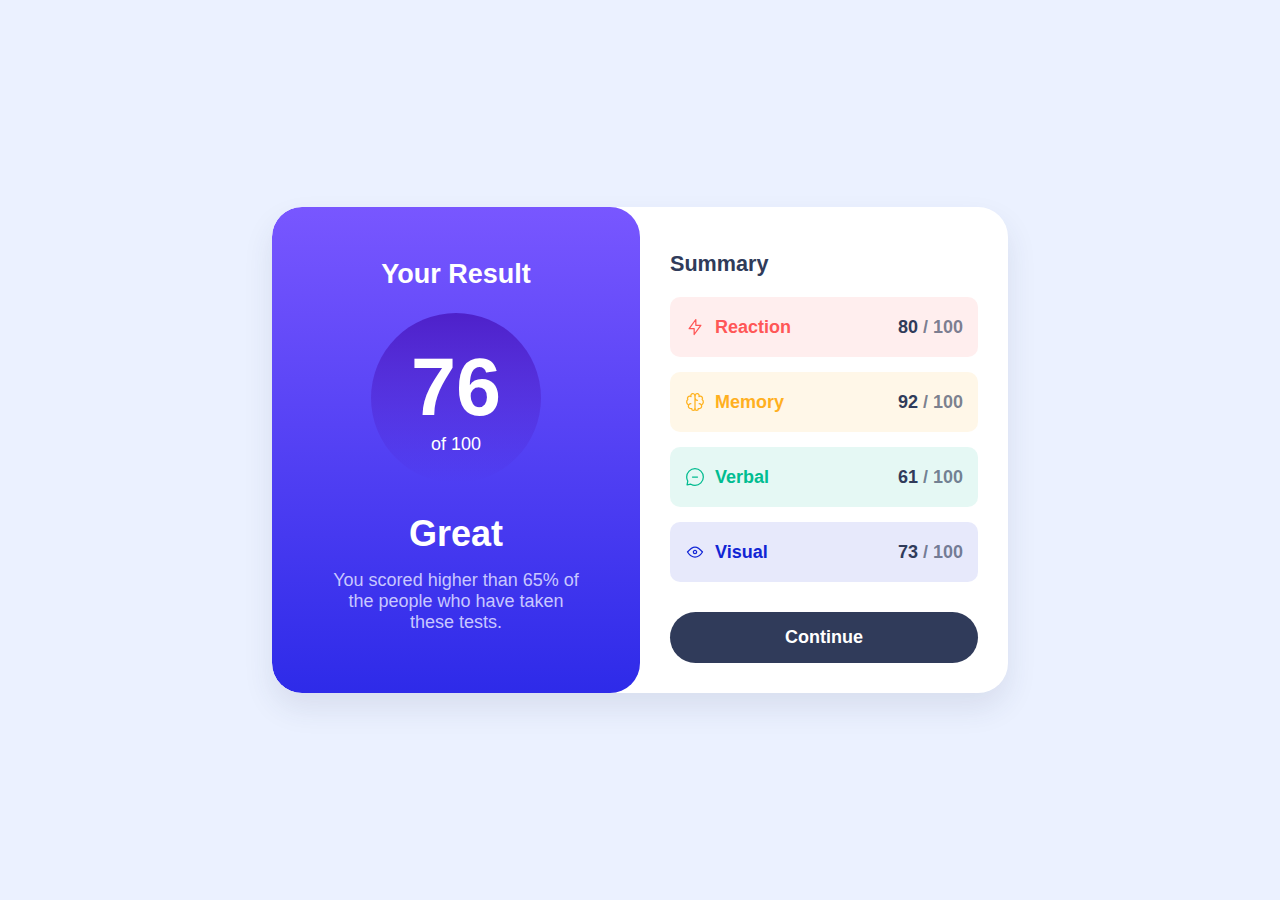
<file: Frontendmentor.io Projects/results-summary-component-main/results-summary-component-main/index.html>
<!DOCTYPE html>
<html lang="en">

<head>
  <meta charset="UTF-8">
  <meta name="viewport" content="width=device-width, initial-scale=1.0">
  <!-- displays site properly based on user's device -->

  <link rel="icon" type="image/png" sizes="32x32" href="./assets/images/favicon-32x32.png">

  <link rel="stylesheet" href="./style.css">

  <title>Frontend Mentor | Results summary component</title>

  <!-- Feel free to remove these styles or customise in your own stylesheet 👍 -->
  <!-- <style>
    .attribution { font-size: 11px; text-align: center; }
    .attribution a { color: hsl(228, 45%, 44%); }
  </style> -->
</head>

<body>
  <div class="main-card">

    <div class="result-card">
      <h2>Your Result</h2>
      <div class="score-circle">
        <span class="score-number">76</span>
        <span class="score-total">of 100</span>
      </div>
      <h3 class="result-text">Great</h3>
      <p class="result-description">You scored higher than 65% of the people who have taken these tests.</p>
    </div>

    <div class="summary-card">
      <h1 class="summary-title">Summary</h1>

      <div class="summary-item red-bg">
        <div class="item-left">
          <img src="./assets/images/icon-reaction.svg" alt="Reaction icon">
          <p class="item-label red-text">Reaction</p>
        </div>
        <div class="item-right">
          <p class="item-score">80<span class="score-slash"> / 100</span></p>
        </div>
      </div>

      <div class="summary-item yellow-bg">
        <div class="item-left">
          <img src="./assets/images/icon-memory.svg" alt="memory icon">
          <p class="item-label yellow-text">Memory</p>
        </div>
        <div class="item-right">
          <p class="item-score">92<span class="score-slash"> / 100</span></p>
        </div>
      </div>

      <div class="summary-item green-bg">
        <div class="item-left">
          <img src="./assets/images/icon-verbal.svg" alt="Verbal icon">
          <p class="item-label green-text">Verbal</p>
        </div>
        <div class="item-right">
          <p class="item-score">61<span class="score-slash"> / 100</span></p>
        </div>
      </div>

      <div class="summary-item blue-bg">
        <div class="item-left">
          <img src="./assets/images/icon-visual.svg" alt="Visual icon">
          <p class="item-label blue-text">Visual</p>
        </div>
        <div class="item-right">
          <p class="item-score">73<span class="score-slash"> / 100</span></p>
        </div>
      </div>

      <button class="continue-btn">Continue</button>

    </div>
  </div>
  <!--  
  <div class="attribution">
    Challenge by <a href="https://www.frontendmentor.io?ref=challenge" target="_blank">Frontend Mentor</a>.
    Coded by <a href="#">Your Name Here</a>.
  </div>
   -->
</body>

</html>

<!-- 
  Your Result
  76
  of 100

  Great
  You scored higher than 65% of the people who have taken these tests.
  
  Summary

  Reaction
  80 / 100

  Memory
  92 / 100

  Verbal
  61 / 100

  Visual
  72 / 100

  Continue
  -->
</file>
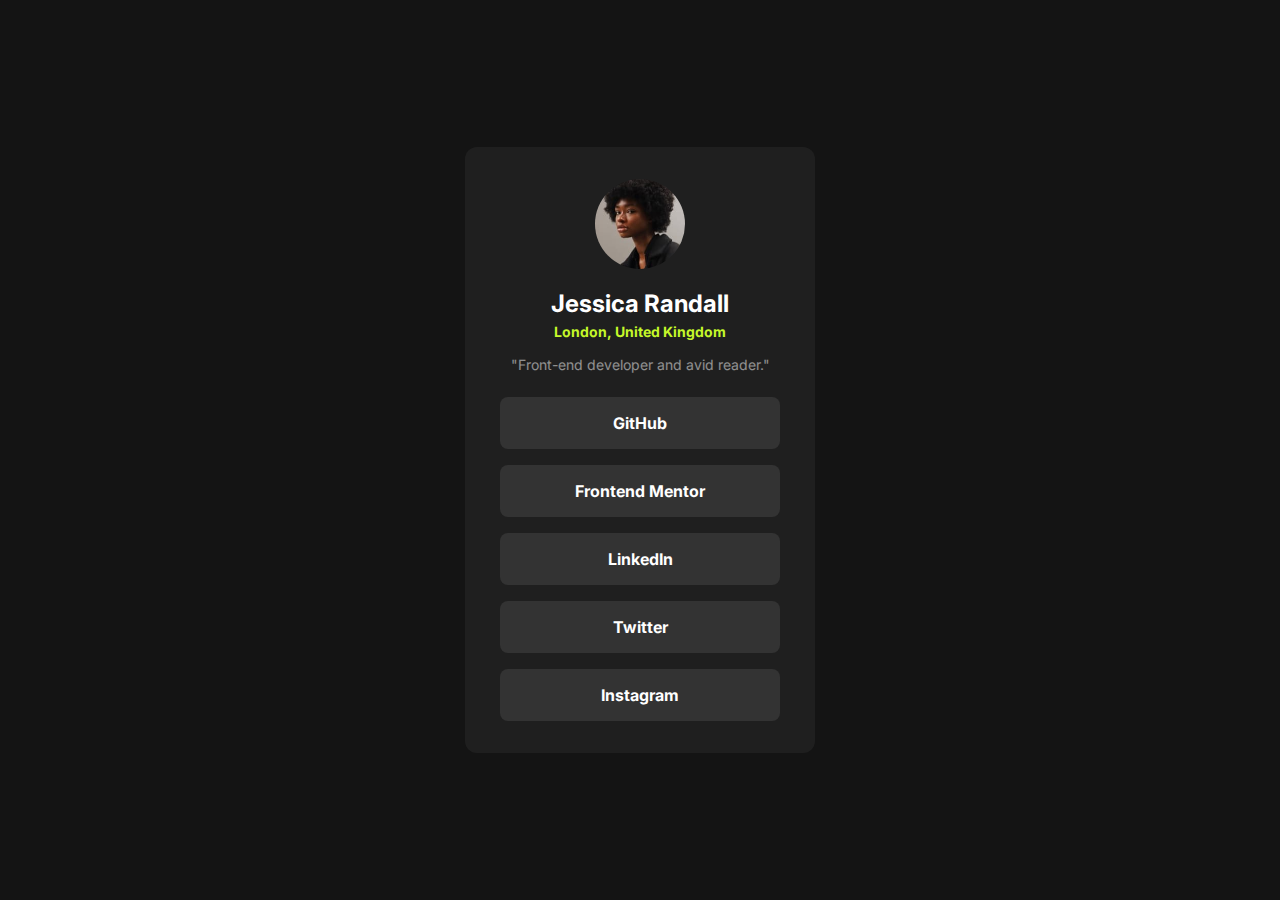
<file: Frontendmentor.io Projects/social-links-profile-main/social-links-profile-main/index.html>
<!DOCTYPE html>
<html lang="en">
<head>
  <meta charset="UTF-8">
  <meta name="viewport" content="width=device-width, initial-scale=1.0">

  <link rel="stylesheet" href="./style.css">

  <link rel="icon" type="image/png" sizes="32x32" href="./assets/images/favicon-32x32.png">
  
  <title>Frontend Mentor | Social links profile</title>

  <!-- Feel free to remove these styles or customise in your own stylesheet 👍 -->
  <!-- <style>
    .attribution { font-size: 11px; text-align: center;  margin-top: 900px;}
    .attribution a { color: hsl(228, 45%, 44%); }
  </style> -->
</head>
<body>
  <div class="profile-card">
    <img src="./assets/images/avatar-jessica.jpeg" alt="profile picture" class="profile-picture">
    <h1 class="name">Jessica Randall</h1>
    <p class="location">London, United Kingdom</p>
    <p class="bio">"Front-end developer and avid reader."</p>

    <div class="social-links">
      <a href="#" class="social-btn">GitHub</a>
      <a href="#" class="social-btn">Frontend Mentor</a>
      <a href="#" class="social-btn">LinkedIn</a>
      <a href="#" class="social-btn">Twitter</a>
      <a href="#" class="social-btn">Instagram</a>
    </div>
  </div>

  <!-- <div class="attribution">
    Challenge by <a href="https://www.frontendmentor.io?ref=challenge" target="_blank">Frontend Mentor</a>. 
    Coded by <a href="#">Nika Makhoshvili</a>.
  </div> -->
</body>
</html>
</file>
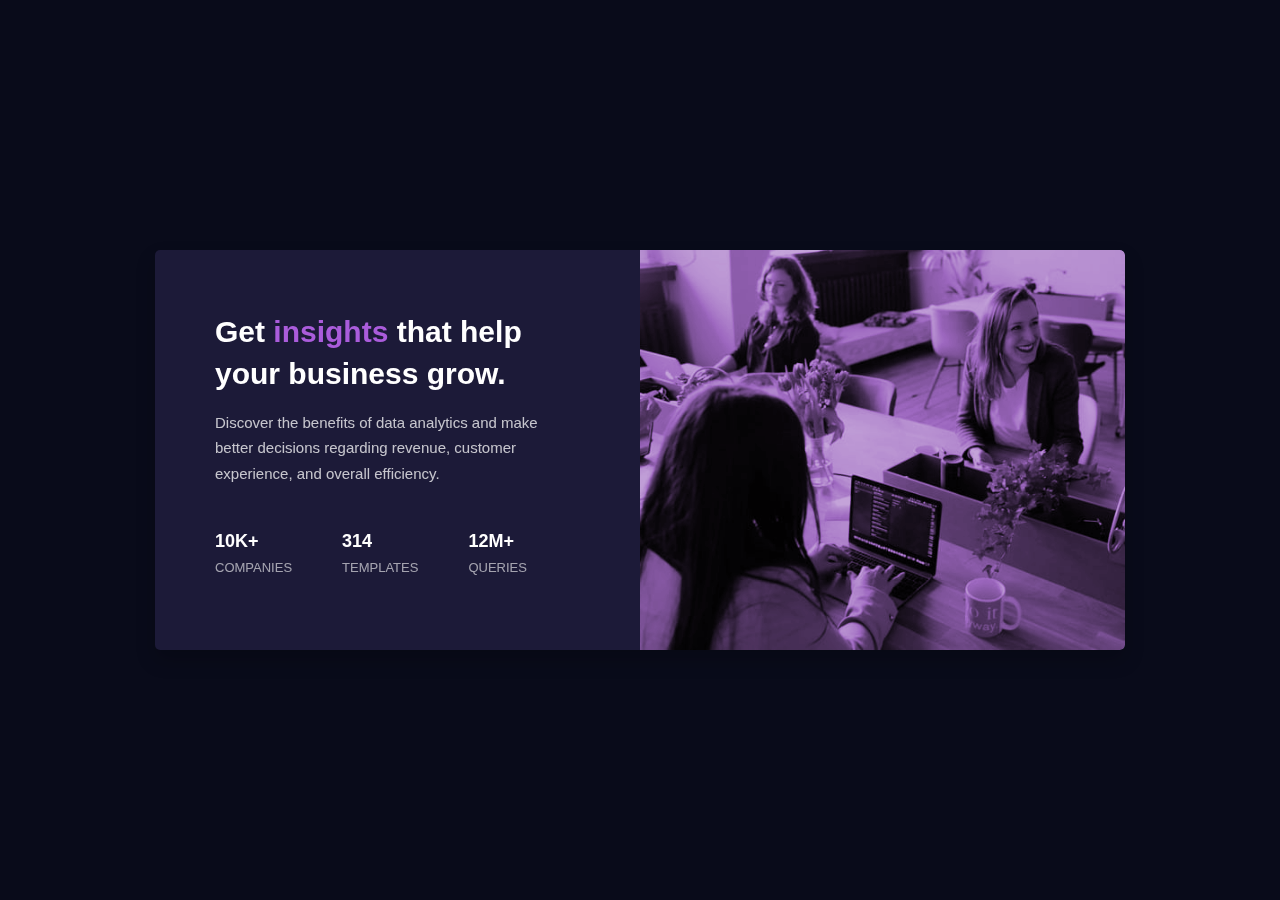
<file: Frontendmentor.io Projects/stats-preview-card-component-main/stats-preview-card-component-main/index.html>
<!DOCTYPE html>
<html lang="en">
<head>
  <meta charset="UTF-8">
  <meta name="viewport" content="width=device-width, initial-scale=1.0"> <!-- displays site properly based on user's device -->

  <link rel="icon" type="image/png" sizes="32x32" href="./images/favicon-32x32.png">

  <link rel="stylesheet" href="./style.css">
  
  <title>Frontend Mentor | Stats preview card component</title>

  <!-- Feel free to remove these styles or customise in your own stylesheet 👍 -->  

  <!-- <style>
    .attribution { font-size: 11px; text-align: center; }
    .attribution a { color: hsl(228, 45%, 44%); }
  </style> -->

</head>
<body>
  <div class="container">
    <div class="content">
      <div class="text">
        <h1>Get <span>insights</span> that help <br> your business grow.</h1>
        <p>Discover the benefits of data analytics and make <br> better decisions regarding revenue, customer <br> experience, and overall efficiency.</p>
        
        <div class="stats">
          <div class="stat">
            <h2>10k+</h2>
            <p>companies</p>
          </div>
          <div class="stat">
            <h2>314</h2>
            <p>templates</p>
          </div>
          <div class="stat">
            <h2>12M+</h2>
            <p>queries</p>
          </div>
        </div>
      </div>

      <div class="image-main">
        <img src="./images/image-header-desktop.jpg" alt="image-header-desktop">
      </div>
    </div>
  </div>

  <!--

  <div class="attribution">
    Challenge by <a href="https://www.frontendmentor.io?ref=challenge" target="_blank">Frontend Mentor</a>. 
    Coded by <a href="#">Your Name Here</a>.
  </div>

  -->

</body>
</html>
</file>
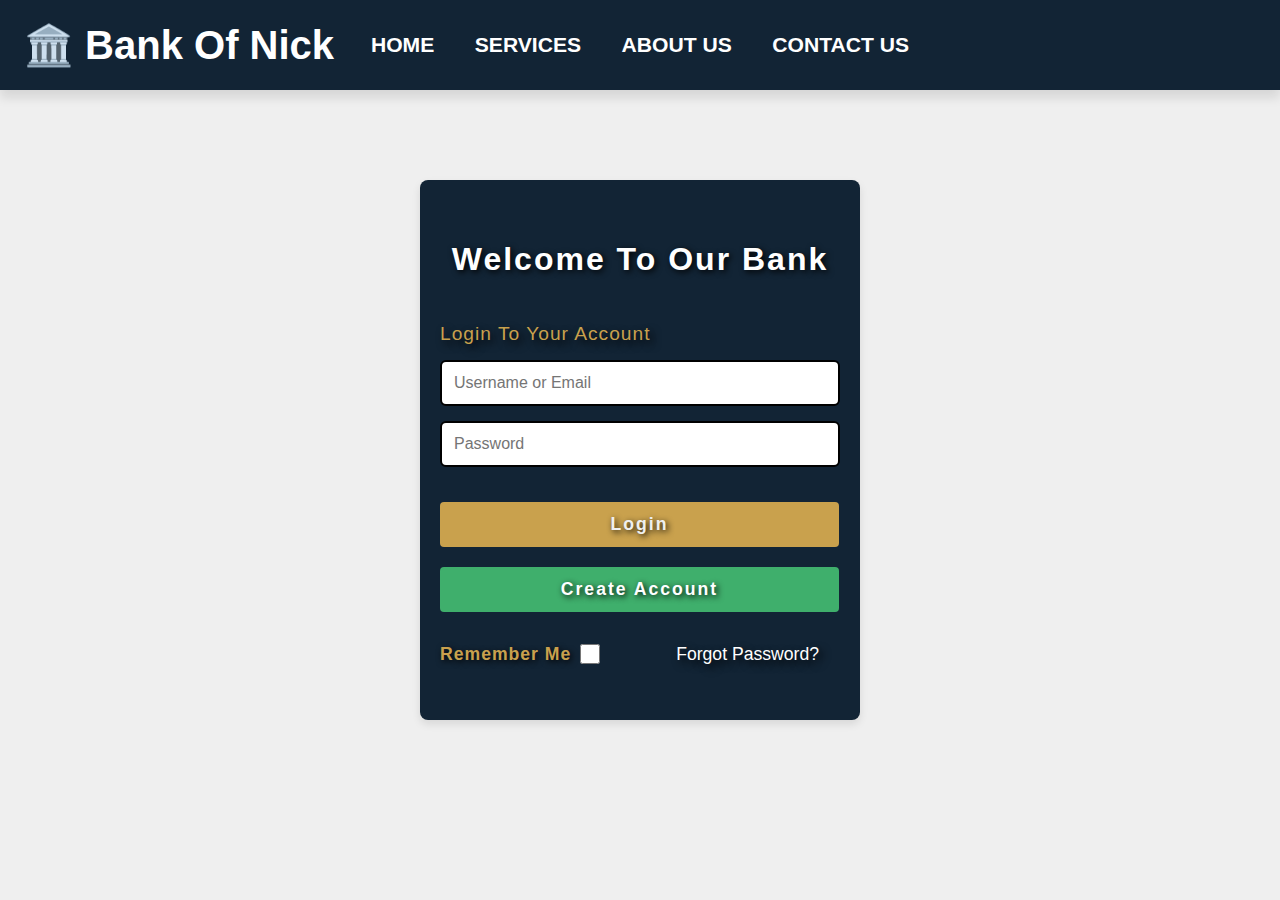
<file: Bank System Website/pages/1- Home.html>
<!DOCTYPE html>
<html lang="en">
<head>
    <meta charset="UTF-8">
    <meta name="viewport" content="width=device-width, initial-scale=1.0">
    <link rel="icon" href="data:image/svg+xml,<svg xmlns='http://www.w3.org/2000/svg' viewBox='0 0 100 100'><text y='.9em' font-size='90'>🏛️</text></svg>">

    <link rel="stylesheet" href="../css/1- Home.css">

    <title>Bank Of Nick's Home Page</title>
</head>
<body>
    <header>
        <div class="header-container" >
            <h1>🏛️ Bank Of Nick</h1>
            <nav>
                <ul>
                    <li><a href="1- Home.html">Home</a></li>
                    <li><a href="2- Services.html">Services</a></li>
                    <li><a href="4-%20About%20Us.html">About Us</a></li>
                    <li><a href="5-%20Contact%20Us.html">Contact Us</a></li>
                </ul>
            </nav>
        </div>
    </header>

    <main>
        <form>

            <h1>Welcome To Our Bank</h1>

            <label style="color: #C9A14D;" >Login To Your Account </label>
            <input type="text" placeholder="Username or Email" required>

            <input type="password" placeholder="Password" required>

            <a href="2- Services.html" class="login-button">Login</a>

        </form>

        

        <a href="#dada" class="create-button">Create Account</a>

        <label>Remember Me</label>
        <input type="checkbox" required>

        <a href="#idk" class="forgot-button">Forgot Password?</a>
    </main>
</body>
</html>

<!--

Bank System Website

1) Create Account
2) Login
3) About Us
4) Contact Us

Functions:

1) View Account Balance
2) Deposit Money
3) Widraw Money
4) View Transaction History
5) Update Personal Information
6) Apply for a Loan
7) Contact Customer Support
8) Logout 

-->
</file>
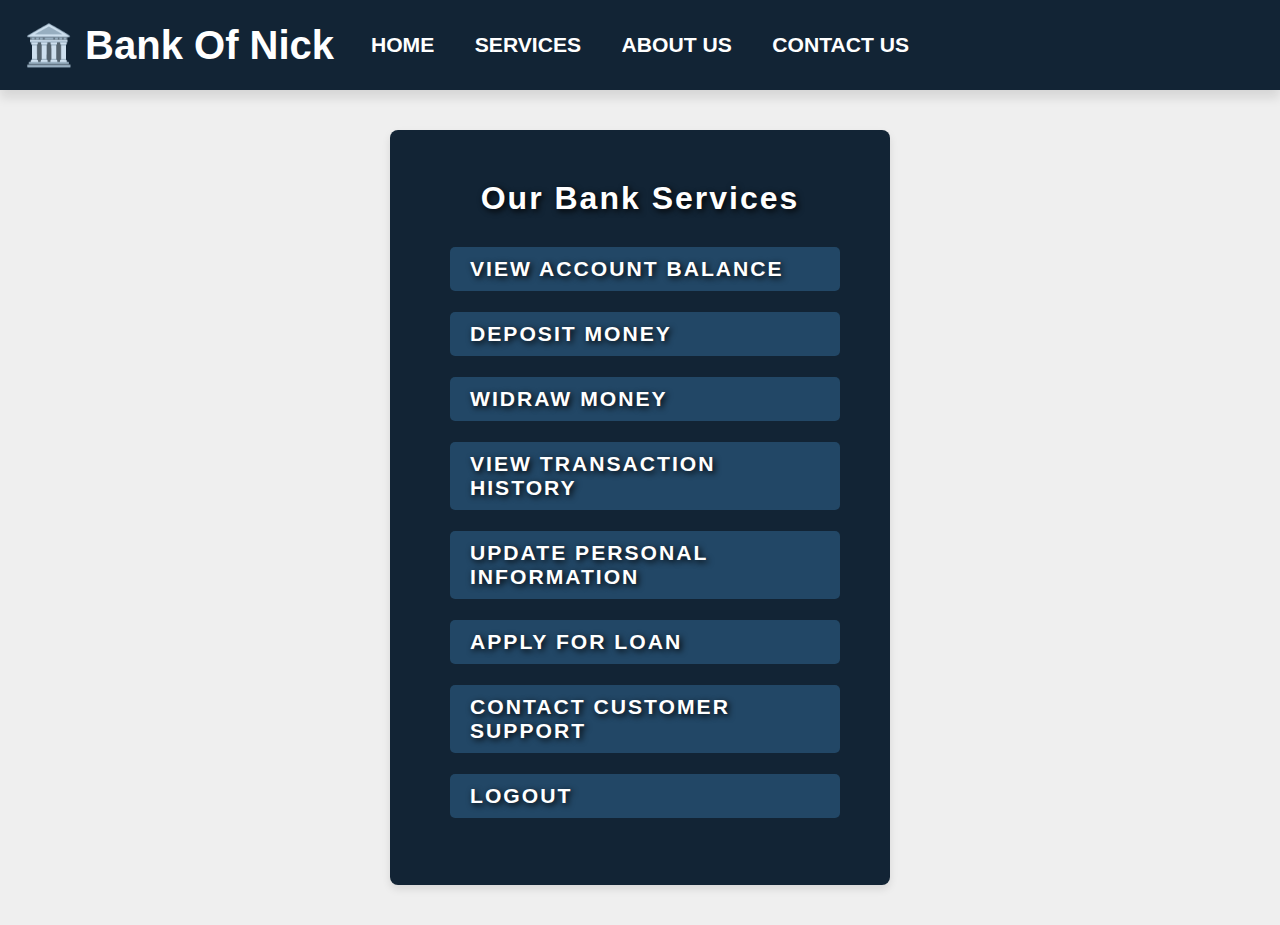
<file: Bank System Website/pages/2- Services.html>
<!DOCTYPE html>
<html lang="en">
<head>
    <meta charset="UTF-8">
    <meta name="viewport" content="width=device-width, initial-scale=1.0">
    <link rel="icon" href="data:image/svg+xml,<svg xmlns='http://www.w3.org/2000/svg' viewBox='0 0 100 100'><text y='.9em' font-size='90'>🏛️</text></svg>">

    <link rel="stylesheet" href="../css/2- Services.css">

    <title>Bank Of Nick's Services Page</title>
</head>
<body>
    <header>
        <div class="header-container" >
            <h1>🏛️ Bank Of Nick</h1>
            <nav>
                <ul>
                    <li><a href="1- Home.html">Home</a></li>
                    <li><a href="2- Services.html">Services</a></li>
                    <li><a href="4-%20About%20Us.html">About Us</a></li>
                    <li><a href="5-%20Contact%20Us.html">Contact Us</a></li>
                </ul>
            </nav>
        </div>
    </header>

    <main>
        <div class="main-container">

            <h1>Our Bank Services</h1>
            
            <ol class="functions-list">
                <li><a href="3- Balance.html">View Account Balance</a></li>
                <br>
                <li><a href="#idk">Deposit Money</a></li>
                <br>
                <li><a href="#idk">Widraw Money</a></li>
                <br>
                <li><a href="#idk">View Transaction History</a></li>
                <br>
                <li><a href="#idk">Update Personal Information</a></li>
                <br>
                <li><a href="#idk">Apply For Loan</a></li>
                <br>
                <li><a href="#idk">Contact Customer Support</a></li>
                <br>
                <li><a href="1- Home.html">Logout</a></li>
            </ol>
        </div>
    </main>
</body>
</html>

<!--

Bank System Website

1) Create Account
2) Login
3) About Us
4) Contact Us

Functions:

1) View Account Balance
2) Deposit Money
3) Widraw Money
4) View Transaction History
5) Update Personal Information
6) Apply for a Loan
7) Contact Customer Support
8) Logout 

-->
</file>
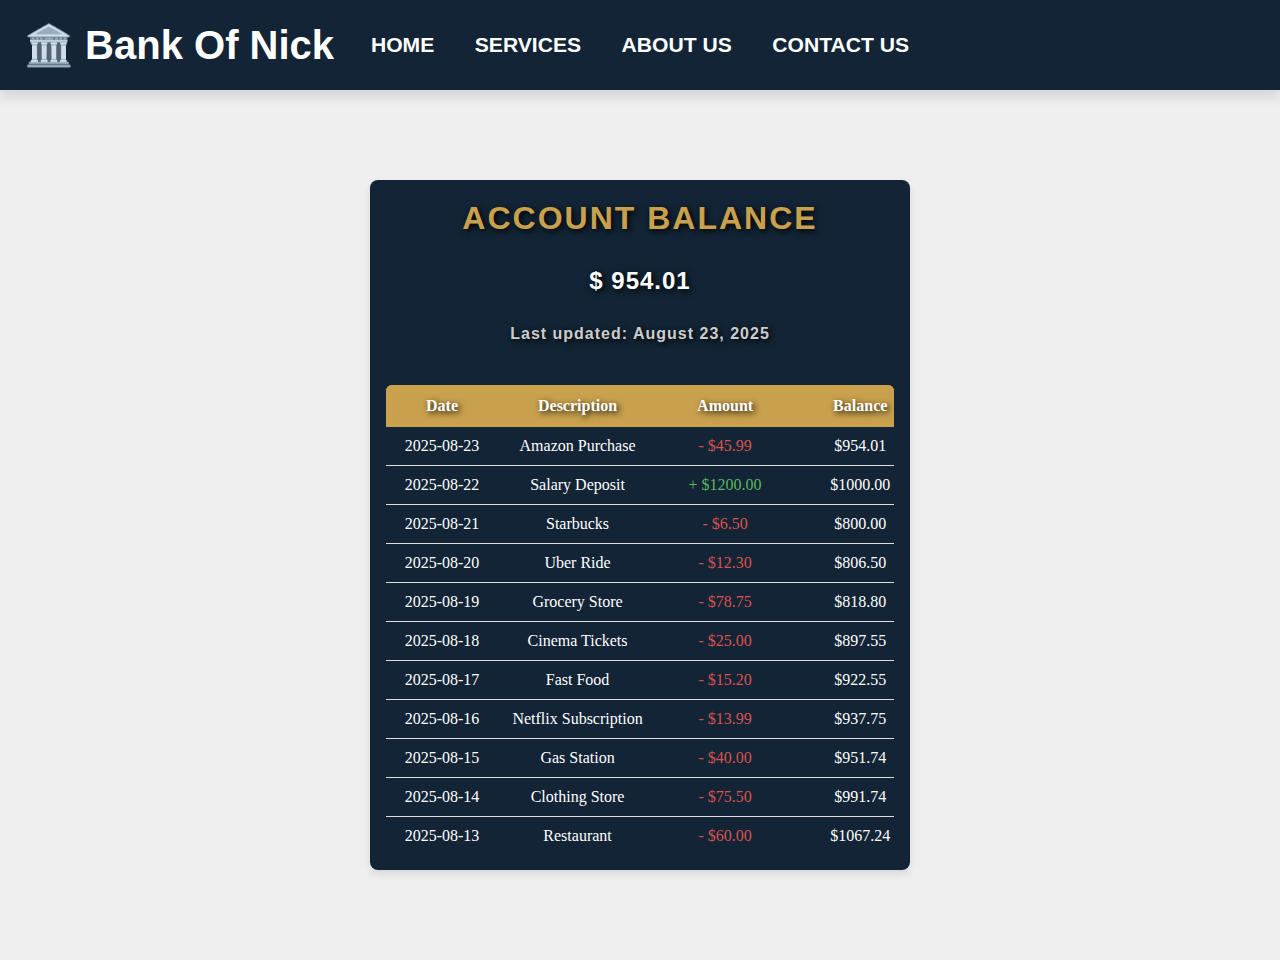
<file: Bank System Website/pages/3- Balance.html>
<!DOCTYPE html>
<html lang="en">
<head>
    <meta charset="UTF-8">
    <meta name="viewport" content="width=device-width, initial-scale=1.0">
    <link rel="icon" href="data:image/svg+xml,<svg xmlns='http://www.w3.org/2000/svg' viewBox='0 0 100 100'><text y='.9em' font-size='90'>🏛️</text></svg>">

    <link rel="stylesheet" href="../css/3- Balance.css">

    <title>Bank Of Nick's Balance Page</title>
</head>
<body>
    <header>
        <div class="header-container" >
            <h1>🏛️ Bank Of Nick</h1>
            <nav>
                <ul>
                    <li><a href="1- Home.html">Home</a></li>
                    <li><a href="2- Services.html">Services</a></li>
                    <li><a href="4-%20About%20Us.html">About Us</a></li>
                    <li><a href="5-%20Contact%20Us.html">Contact Us</a></li>
                </ul>
            </nav>
        </div>
    </header>

    <!-- Main -->
    
    <main>
        <div class="main-container">
            <h2>Account Balance</h2>
            <p class="balance-amount">$ 954.01</p>
            <p class="last-updated">Last updated: August 23, 2025</p>
        
        </div>
        <div class="table-container">
            <table id="transactions">
                <thead>
                    <tr>
                        <th>Date</th>
                        <th>Description</th>
                        <th>Amount</th>
                        <th>Balance</th>
                    </tr>
                </thead>
                <tbody>
                    <tr>
                        <td>2025-08-23</td>
                        <td>Amazon Purchase</td>
                        <td class="debit">- $45.99</td>
                        <td>$954.01</td>
                    </tr>
                    <tr>
                        <td>2025-08-22</td>
                        <td>Salary Deposit</td>
                        <td class="credit">+ $1200.00</td>
                        <td>$1000.00</td>
                    </tr>
                    <tr>
                        <td>2025-08-21</td>
                        <td>Starbucks</td>
                        <td class="debit">- $6.50</td>
                        <td>$800.00</td>
                    </tr>
                    <tr>
                        <td>2025-08-20</td>
                        <td>Uber Ride</td>
                        <td class="debit">- $12.30</td>
                        <td>$806.50</td>
                    </tr>
                    <tr>
                        <td>2025-08-19</td>
                        <td>Grocery Store</td>
                        <td class="debit">- $78.75</td>
                        <td>$818.80</td>
                    </tr>
                    <tr>
                        <td>2025-08-18</td>
                        <td>Cinema Tickets</td>
                        <td class="debit">- $25.00</td>
                        <td>$897.55</td>
                    </tr>
                    <tr>
                        <td>2025-08-17</td>
                        <td>Fast Food</td>
                        <td class="debit">- $15.20</td>
                        <td>$922.55</td>
                    </tr>
                    <tr>
                        <td>2025-08-16</td>
                        <td>Netflix Subscription</td>
                        <td class="debit">- $13.99</td>
                        <td>$937.75</td>
                    </tr>
                    <tr>
                        <td>2025-08-15</td>
                        <td>Gas Station</td>
                        <td class="debit">- $40.00</td>
                        <td>$951.74</td>
                    </tr>
                    <tr>
                        <td>2025-08-14</td>
                        <td>Clothing Store</td>
                        <td class="debit">- $75.50</td>
                        <td>$991.74</td>
                    </tr>
                    <tr>
                        <td>2025-08-13</td>
                        <td>Restaurant</td>
                        <td class="debit">- $60.00</td>
                        <td>$1067.24</td>
                    </tr>
                    <tr>
                        <td>2025-08-12</td>
                        <td>Online Course</td>
                        <td class="debit">- $30.00</td>
                        <td>$1127.24</td>
                    </tr>
                    <tr>
                        <td>2025-08-11</td>
                        <td>Gym Membership</td>
                        <td class="debit">- $50.00</td>
                        <td>$1157.24</td>
                    </tr>
                    <tr>
                        <td>2025-08-10</td>
                        <td>Bookstore</td>
                        <td class="debit">- $20.00</td>
                        <td>$1207.24</td>
                    </tr>
                </tbody>
            </table>
        </div>
    </main>

    <!-- <script src="/Bank System Website/JavaScript/3- Balance.js"></script> -->

</body>
</html>
</file>
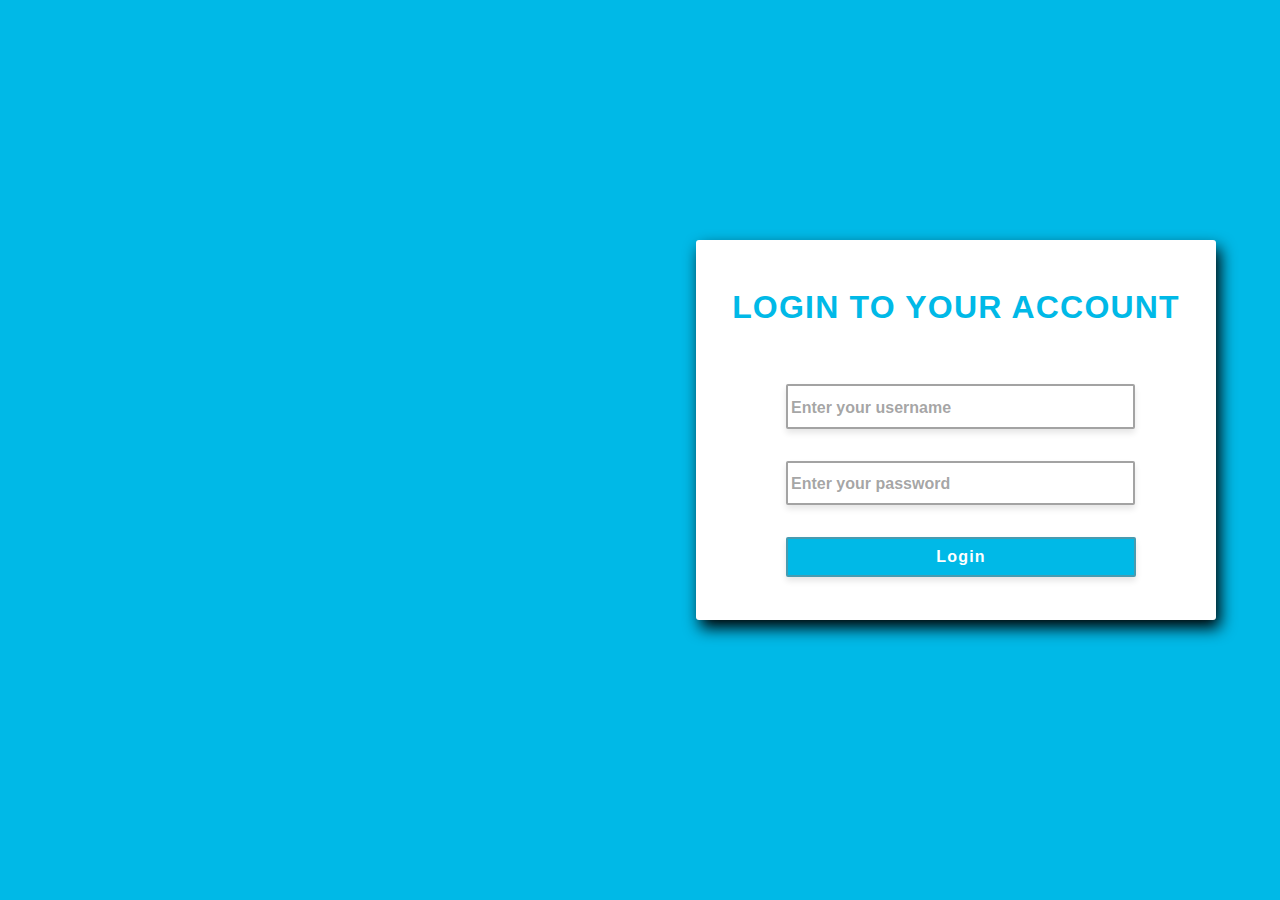
<file: One Page Projects/Login Pages/1-Aqua Login Page/Login.html>
<!DOCTYPE html>
<html lang="en">
<head>
    <meta charset="UTF-8">
    <meta name="viewport" content="width=device-width, initial-scale=1.0">
    <link rel="stylesheet" href="Login-STYLE.css">
    <title>Login - Sign Up Page</title>
</head>
<body>
    <div class="container">
        <h1>Login To Your Account</h1>

        <form>
            <input type="text" placeholder="Enter your username" required>

            <input type="password" placeholder="Enter your password" required>

            <button>Login</button>
        </form>
    </div>
</body>
</html>
</file>
<file: Frontendmentor.io Projects/results-summary-component-main/results-summary-component-main/style.css>
body {
    background-color: hsl(221, 100%, 96%);
    font-family: 'Hanken Grotesk', sans-serif;
    font-weight: 500;
    display: flex;
    justify-content: center;
    align-items: center;
    min-height: 100vh;
    margin: 0;
    font-size: 18px;
}

.main-card {
    display: flex;
    flex-direction: column;
    width: 90%;
    max-width: 736px;
    background-color: hsl(0, 0%, 100%);
    border-radius: 30px;
    box-shadow: 0 15px 30px hsla(224, 30%, 27%, 0.1);
    overflow: hidden;
}

/* RESULT SECTION */

.result-card {
    background: linear-gradient(hsl(252, 100%, 67%), hsl(241, 81%, 54%));
    color: hsl(0, 0%, 100%);
    padding: 30px;
    text-align: center;
    border-radius: 0 0 30px 30px;
    flex-grow: 1;
    flex-basis: 50%;
    user-select: none;
}

.card-title {
    font-size: 1.2em;
    font-weight: 800;
    color: hsl(241, 100%, 89%);
    margin-bottom: 20px;
    letter-spacing: 5px;
}

.score-circle {
    width: 170px;
    height: 170px;
    background: linear-gradient(hsla(256, 72%, 46%, 1), hsla(241, 72%, 46%, 0));
    border-radius: 50%;
    display: flex;
    flex-direction: column;
    justify-content: center;
    align-items: center;
    margin: 0 auto 30px;
}

.score-number {
    font-size: 4.5em;
    font-weight: 800;
}

.score-of {
    font-size: 0.9em;
    color: hsl(241, 100%, 89%);
}

.result-text {
    font-size: 2em;
    font-weight: 700;
    margin: 20px 0 0;
}

.result-description {
    font-size: 1em;
    color: hsl(241, 100%, 89%);
    max-width: 250px;
    margin: 15px auto;
}

/* SUMMARY SECTION */

.summary-card {
    padding: 30px;
    flex-grow: 1;
    flex-basis: 50%;
}

.summary-title {
    font-size: 1.2em;
    font-weight: 800;
    color: hsl(224, 30%, 27%);
    margin-bottom: 20px;
    user-select: none;
}

.summary-item {
    display: flex;
    justify-content: space-between;
    align-items: center;
    padding: 15px;
    border-radius: 10px;
    margin-bottom: 15px;
}

.summary-item img {
    width: 20px;
    height: 20px;
    margin-right: 10px;
}

.item-left {
    display: flex;
    align-items: center;
}

.item-label {
    font-weight: 700;
    margin: 0;
}

.red-bg { background-color: hsla(0, 100%, 67%, 0.1); height: 30px;}
.yellow-bg { background-color: hsla(39, 100%, 56%, 0.1); height: 30px;}
.green-bg { background-color: hsla(166, 100%, 37%, 0.1); height: 30px;}
.blue-bg { background-color: hsla(234, 85%, 45%, 0.1); height: 30px;}

.red-text { color: hsl(0, 100%, 67%); }
.yellow-text { color: hsl(39, 100%, 56%); }
.green-text { color: hsl(166, 100%, 37%); }
.blue-text { color: hsl(234, 85%, 45%); }

.item-score {
    color: hsl(224, 30%, 27%);
    font-weight: 800;
    margin: 0;
}

.score-slash {
    color: hsla(224, 30%, 27%, 0.644);
    font-weight: 700;
}

.continue-btn {
    width: 100%;
    padding: 15px;
    margin-top: 15px;
    background-color: hsl(224, 30%, 27%);
    color: hsl(0, 0%, 100%);
    border: none;
    border-radius: 30px;
    font-size: 1em;
    font-weight: 700;
    cursor: pointer;
    transition: background-color 0.3s ease;
}

.continue-btn:hover {
    background-image: linear-gradient(hsl(252, 100%, 67%), hsl(241, 81%, 54%));
}


/* RESPONSIVE DESIGN */

@media (min-width: 600px) {
    .main-card {
        flex-direction: row;
    }

    .result-card {
        border-radius: 30px;
    }
}
</file>
<file: Frontendmentor.io Projects/social-links-profile-main/social-links-profile-main/style.css>
@import url('https://fonts.googleapis.com/css2?family=Inter:ital,opsz,wght@0,14..32,100..900;1,14..32,100..900&display=swap');

* {
    margin: 0;
    padding: 0;
    box-sizing: border-box;
}

body {
    font-family: 'Inter', sans-serif;
    background-color: hsl(0, 0%, 8%);
    color: hsl(0, 0%, 100%);
    display: flex;
    justify-content: center;
    align-items: center;
    height: 100vh;
}

.profile-card {
    background-color: hsl(0, 0%, 12%);
    padding: 2rem;
    border-radius: 12px;
    text-align: center;
    width: 350px;
}

.profile-picture {
    width: 90px;
    height: 90px;
    border-radius: 50%;
    margin-bottom: 1rem;
}

.name {
    font-size: 1.5rem;
    margin-bottom: 0.3rem;
}

.location {
    color: hsl(75, 94%, 57%);
    font-weight: bold;
    margin-bottom: 1rem;
    font-size: 14px;
}

.bio {
    font-size: 14px;
    opacity: 0.5;
    margin-bottom: 1.5rem;
}

.social-links {
    display: flex;
    flex-direction: column;
    align-items: center;
    gap: 1rem;
}

.social-btn {
    display: block;
    width: 100%;
    max-width: 280px;
    text-align: center;
    background-color: hsl(0, 0%, 20%);
    color: hsl(0, 0%, 100%);
    text-decoration: none;
    padding: 1rem;
    border-radius: 8px;
    font-weight: 700;
    transition: background-color 0.3s ease;
}

.social-btn:hover {
    background-color: hsl(75, 94%, 57%);
    color: hsl(0, 0%, 8%);
}
</file>
<file: Frontendmentor.io Projects/stats-preview-card-component-main/stats-preview-card-component-main/style.css>
body {
    font-family: 'Inter', sans-serif;
    background-color: hsl(233, 47%, 7%);
    color: hsl(0, 0%, 100%);
    margin: 0;
    padding: 0;
    display: flex;
    justify-content: center;
    align-items: center;
    min-height: 100vh;
    box-sizing: border-box;
}

/* MAIN CONTAINER */

.container {
    background-color: hsl(244, 37%, 16%);
    border-radius: 5px;
    box-shadow: 0 10px 20px rgba(0, 0, 0, 0.2);
    overflow: hidden;
    max-width: 970px;
    height: 400px;
    width: 90%;
}

.content {
    display: flex;
    flex-direction: row;
    align-items: center;
    flex-wrap: wrap;
    height: 100%;
}

/* TEXT SECTION */

.text {
    flex: 1;
    padding: 20px 40px 30px 40px;
}

h1 {
    color: hsl(0, 0%, 100%);
    font-size: 30px;
    font-weight: 700;
    margin: 0 0 15px 20px;
    line-height: 1.4;
    max-width: 500px;
}

h1 span {
    color: hsl(277, 64%, 61%);
}

p {
    font-size: 15px; 
    color: hsla(0, 0%, 100%, 0.75);
    margin: 0 0 0 20px;
    line-height: 1.7;
}

/* STATS SECTION */

.stats {
    display: flex;
    justify-content: flex-start;
    margin-top: 45px;
    margin-left: 20px;
    gap: 50px;
    font-family: 'Lexend Deca', sans-serif;
}

.stat h2 {
    font-size: 18px;
    font-weight: 700;
    margin: 0;
    color: hsl(0, 0%, 100%);
    text-transform: uppercase;
}

.stat p {
    font-size: 13px;
    color: hsla(0, 0%, 100%, 0.6); 
    margin: 5px 0 0 0;
    text-transform: uppercase;
}

/* IMAGE SECTION */

.image-main {
    flex: 0 0 50%;
    position: relative;
    height: 100%;
    overflow: hidden;
}

.image-main img {
    width: 100%;
    height: 100%;
    display: block;
    object-fit: contain;
    border-radius: 0 5px 5px 0;
    filter: brightness(0.7);
}

/* Purple overlay */

.image-main::after {
    content: "";
    position: absolute;
    top: 0;
    left: 0;
    width: 100%;
    height: 100%;
    background-color: hsl(277, 64%, 61%);
    pointer-events: none;
    border-radius: 0 5px 5px 0;
    opacity: 0.7;
    mix-blend-mode: overlay;
}

@media (max-width: 768px) {
    .container {
        width: 330px;
        height: auto;
    }

    .content {
        flex-direction: column;
        padding: 0;
    }

    .image-main {
        order: 1;
    }

    .image-main img {
        border-radius: 5px 5px 0 0;
    }

    .text {
        order: 2;
        padding: 30px;
        text-align: center;
        flex-basis: auto;
    }
    
    h1 {
        font-size: 26px;
        margin-bottom: 20px;
    }

    .stats {
        flex-direction: column;
        gap: 20px;
        margin-top: 30px;
    }

    .stat h2 {
        font-size: 22px;
    }
}
</file>
<file: Bank System Website/css/1- Home.css>
body {
    margin: 0;
    padding: 0;
    box-sizing: border-box;
    background-color: #EFEFEF;
}

/* HEADER OF WEBSITE */

header {
    background-color: #122435;
    color: white;
    padding: 0;
    font-family: sans-serif;
    box-shadow: 0 8px 10px rgba(0, 0, 0, 0.1);
}

.header-container {
    display: flex;
    align-items: center;
    justify-content: center;
    position: relative;
    height: 90px;
    padding-left: 24px;
    padding-right: 24px;
}

header h1 {
    margin: 0;
    font-size: 2.5em;
    flex: 1;
    text-align: left;
}

nav {
    position: absolute;
    left: 50%;
    transform: translateX(-50%);
}

nav ul {
    margin: 0;
    padding: 0;
}

li {
    list-style: none;
    display: inline;
    margin: 0 18px;
    font-size: 1.2em;
    font-family: 'Segoe UI', Tahoma, Geneva, Verdana, sans-serif;
    text-transform: uppercase;
}

nav a {
    color: white;
    text-decoration: none;
    font-size: 1.1em;
    transition: color 0.3s, transform 0.2s;
    display: inline-block;
    font-weight: 600;
}

nav a:hover {
    color: #C9A14D;
    transform: scale(1.15);
    text-decoration: none;
    font-weight: 600;
}

/* MAIN CONTENT */

main {
    max-width: 400px;
    height: 500px;
    margin: 90px auto;
    padding: 20px;
    background: #122435;
    border-radius: 8px;
    box-shadow: 0 4px 8px rgba(0, 0, 0, 0.1);
    font-family: Arial, sans-serif;
}

form {
    display: flex;
    flex-direction: column;
    gap: 15px;
    margin-top: 20px;
}

form h1 {
    margin-bottom: 30px;
    color: white;
    text-shadow: 2px 2px 6px rgb(0, 0, 0);
    letter-spacing: 2px;
    font-weight: 600;
    text-align: center;
    font-size: 2em;
    font-weight: 700;
}

form input[type="text"],
form input[type="password"] {
    padding: 12px;
    font-size: 1em;
    border: 2px solid #000000;
    border-radius: 6px;
    transition: border-color 0.3s;
}

form input[type="text"]:focus,
form input[type="password"]:focus {
    border-color: #C9A14D;
    outline: none;
    transition: all 0.3s ease;
    transform: scale(1.01);
}

form input[type="checkbox"] {
    width: 20px;
    height: 20px;
    margin-right: 10px;
}

form label {
    font-size: 1em;
    color: #555;
    text-shadow: 2px 2px 6px rgb(0, 0, 0);
    letter-spacing: 1px;
    font-weight: 600;
}

a {
    display: inline-block;
    margin: 10px 0;
    color: #315886;
    text-decoration: none;
    font-size: 1em;
    transition: color 0.3s, transform 0.2s;
}

.login-button {
    padding: 12px;
    font-size: 1.1em;
    color: #EFEFEF;
    background-color: #C9A14D;
    border: none;
    border-radius: 4px;
    cursor: pointer;
    transition: background-color 0.3s, transform 0.2s;
    width: 375px;
    text-align: center;
    text-decoration: none;
    display: inline-block;
    margin-top: 20px;
    user-select: none;
    text-shadow: 2px 2px 6px rgb(0, 0, 0);
    letter-spacing: 2px;
    font-weight: 600;
}

.login-button:hover {
    background-color: #A8842F;
    transform: scale(1.03);
}

.create-button {
    padding: 12px;
    font-size: 1.1em;
    color: white;
    background-color: #3FAF6C;
    border: none;
    border-radius: 4px;
    cursor: pointer;
    transition: background-color 0.3s, transform 0.2s;
    width: 375px;
    text-align: center;
    text-decoration: none;
    display: inline-block;
    margin-top: 10px;
    user-select: none;
    text-shadow: 2px 2px 6px rgb(0, 0, 0);
    letter-spacing: 2px;
    font-weight: 600;
}

.create-button:hover {
    background-color: #45a049;
    transform: scale(1.03);
}

input[type="checkbox"] {
    width: 20px;
    height: 20px;
    margin-right: 10px;
    cursor: pointer;
    user-select: none;
    position: relative;
    top: 4px;
}

label {
    font-size: 1.1em;
    user-select: none;
    font-family: sans-serif;
    color: #C9A14D;
    text-shadow: 2px 2px 6px rgb(0, 0, 0);
    letter-spacing: 1px;
    font-weight: 600;
}

form label {
    font-size: 1.2em;
    color: white;
    user-select: none;
    font-family: sans-serif;
    font-weight: 500;
    text-shadow: 4px 4px 8px rgb(0, 0, 0);
}

.forgot-button {
    padding: 12px;
    font-size: 1.1em;
    cursor: pointer;
    text-align: right;
    text-decoration: none;
    user-select: none;
    margin-left: 50px;
    color: white;
    font-weight: 500;
    text-shadow: 4px 4px 8px rgb(0, 0, 0);
}

.forgot-button:hover {
    color: #C9A14D;
    text-decoration: underline;
}
</file>
<file: Bank System Website/css/2- Services.css>
body {
    margin: 0;
    padding: 0;
    box-sizing: border-box;
    background-color: #EFEFEF;
}

/* HEADER OF WEBSITE */

header {
    background-color: #122435;
    color: white;
    padding: 0;
    font-family: sans-serif;
    box-shadow: 0 8px 10px rgba(0, 0, 0, 0.1);
}

.header-container {
    display: flex;
    align-items: center;
    justify-content: center;
    position: relative;
    height: 90px;
    padding-left: 24px;
    padding-right: 24px;
}

header h1 {
    margin: 0;
    font-size: 2.5em;
    flex: 1;
    text-align: left;
}

nav {
    position: absolute;
    left: 50%;
    transform: translateX(-50%);
}

nav ul {
    margin: 0;
    padding: 0;
}

li {
    list-style: none;
    display: inline;
    margin: 0 18px;
    font-size: 1.2em;
    font-family: 'Segoe UI', Tahoma, Geneva, Verdana, sans-serif;
    text-transform: uppercase;
}

nav a {
    color: white;
    text-decoration: none;
    font-size: 1.1em;
    transition: color 0.3s, transform 0.2s;
    display: inline-block;
    font-weight: 600;
}

nav a:hover {
    color: #C9A14D;
    transform: scale(1.15);
    text-decoration: none;
    font-weight: 600;
}

/* MAIN CONTENT */

.main-container {
    padding: 20px;
    font-family: Arial, sans-serif;
    text-align: center;
    background-color: #122435;
    width: 460px;
    height: 715px;
    margin: 40px auto;
    box-shadow: 0 4px 8px rgba(0, 0, 0, 0.1);
    border-radius: 8px;
    min-height: 400px;
}

.main-container h1 {
    font-size: 2em;
    margin-top: 30px;
    margin-bottom: 30px;
    color: white;
    text-shadow: 2px 2px 6px rgb(0, 0, 0);
    letter-spacing: 2px;
    font-weight: 600;
    text-align: center;
}

.main-container li {
    text-align: left;
    margin: 10px 0;
    font-size: 1.1em;
}

.main-container a {
    display: block;
    width: 100%;
    max-width: 350px;
    padding: 10px 20px;
    background-color: #224766;
    color: white;
    text-decoration: none;
    border-radius: 5px;
    transition: background-color 0.3s, transform 0.2s;
    font-size: 1.2em;
    text-shadow: 2px 2px 6px rgb(0, 0, 0);
    letter-spacing: 2px;
    font-weight: 600;
    user-select: none;
}

.main-container a:hover {
    background-color: #C9A14D;
    transform: scale(1.02);
}

.functions-list {
    text-align: center;
    max-width: 480px;
    margin: 0 auto;
}
</file>
<file: Bank System Website/css/3- Balance.css>
body {
    margin: 0;
    padding: 0;
    box-sizing: border-box;
    background-color: #EFEFEF;
}

/* HEADER OF WEBSITE */

header {
    background-color: #122435;
    color: white;
    padding: 0;
    font-family: sans-serif;
    box-shadow: 0 8px 10px rgba(0, 0, 0, 0.1);
}

.header-container {
    display: flex;
    align-items: center;
    justify-content: center;
    position: relative;
    height: 90px;
    padding-left: 24px;
    padding-right: 24px;
}

header h1 {
    margin: 0;
    font-size: 2.5em;
    flex: 1;
    text-align: left;
}

nav {
    position: absolute;
    left: 50%;
    transform: translateX(-50%);
}

nav ul {
    margin: 0;
    padding: 0;
}

li {
    list-style: none;
    display: inline;
    margin: 0 18px;
    font-size: 1.2em;
    font-family: 'Segoe UI', Tahoma, Geneva, Verdana, sans-serif;
    text-transform: uppercase;
}

nav a {
    color: white;
    text-decoration: none;
    font-size: 1.1em;
    transition: color 0.3s, transform 0.2s;
    display: inline-block;
    font-weight: 600;
}

nav a:hover {
    color: #C9A14D;
    transform: scale(1.15);
    text-decoration: none;
    font-weight: 600;
}

/* MAIN CONTENT */

main {
    display: flex;
    flex-direction: column;
    align-items: center;
    justify-content: center;
    max-width: 500px;
    height: 650px;
    color: white;
    text-align: center;
    background-color: #122435;
    margin: 90px auto;
    padding: 20px;
    background: #122435;
    box-shadow: 0 4px 8px rgba(0, 0, 0, 0.1);
    border-radius: 8px;
    min-height: 400px;
}

main h2 {
    font-size: 3em;
    margin-bottom: 30px;
    font-family: Arial, sans-serif;
    text-transform: uppercase;
    letter-spacing: 2px;
    color: #C9A14D;
    text-shadow: 1px 1px 2px rgba(0, 0, 0, 0.2);
    margin-top: 0;
    margin-bottom: 30px;
    font-weight: 600;
    text-align: center;
    font-size: 2em;
    letter-spacing: 2px;
    text-shadow: 2px 2px 6px rgb(0, 0, 0);
}

main p {
    font-size: 1.5em;
    font-family: sans-serif;
    margin: 30px 0;
    font-weight: 500;
    color: white;
    text-shadow: 2px 2px 6px rgb(0, 0, 0);
    letter-spacing: 1px;
    font-weight: 600;
    text-align: center;
}

.last-updated {
    font-size: 1em;
    color: #ccc;
    margin-top: 10px;
    font-weight: 400;
    text-align: center;
    font-family: Arial, sans-serif;
    letter-spacing: 1px;
    text-shadow: 2px 2px 6px rgb(0, 0, 0);
    font-weight: 600;
}

table {
    width: 500px;
    border-collapse: collapse;
    cursor: pointer
}

thead {
    background-color: #C9A14D;
    color: #fff;
    text-shadow: 2px 2px 6px rgb(0, 0, 0);
    font-weight: 600;
}

thead th {
    padding: 12px 40px;
    text-align: left;
}

tbody tr {
    border-bottom: 1px solid #ddd;
    transition: background 0.3s;
}

tbody tr:hover {
    background-color: #C9A14D;
}

tbody td {
    padding: 10px;
}

.debit {
    color: #d9534f;
}

.credit {
    color: #5cb85c;
}

.table-container {
    width: 100%;
    max-height: 500px;
    overflow: auto;
    margin-top: 12px;
    padding-right: 8px;
    border-radius: 6px;
    background: transparent;
}

.table-container table {
    width: 100%;
    min-width: 480px;
    border-collapse: collapse;
}

.table-container thead th {
    position: sticky;
    top: 0;
    background-color: #C9A14D;
}
</file>
<file: One Page Projects/Login Pages/1-Aqua Login Page/Login-STYLE.css>
body {
    font-family: sans-serif;
    background-color: #00b9e7;
}

.container {
    height: 20rem;
    width: 30rem;
    background-color: white;
    margin-top: 15rem;
    margin-left: 43rem;
    border-radius: 3px;
    box-shadow: 4px 8px 16px rgb(0, 0, 0);
    padding: 20px 20px 40px 20px;
    display: flex;
    flex-direction: column;
    justify-content: center;
    transition: 0.3s ease;
}

h1 {
    text-align: center;
    color: #00b9e7;
    font-size: 2rem;
    font-weight: 600;
    margin-top: 1rem;
    font-family: sans-serif;
    letter-spacing: 1.2px;
    text-transform: uppercase;
    margin-bottom: 1rem;
    padding: 10px;
    border-radius: 5px;
    transition: 0.3s ease;
    user-select: none;
}

input {
    width: 341px;
    height: 2.4rem;
    margin-left: 70px;
    margin-top: 2rem;
    border: 2px solid rgba(88, 88, 88, 0.548);
    border-radius: 2px;
    box-shadow: 0 4px 6px rgba(0, 0, 0, 0.1);
    transition: 0.3s ease;
    font-size: 20px;
    font-family: sans-serif;
}

input::placeholder {
    color: rgba(88, 88, 88, 0.548);
    font-size: 1rem;
    padding: 1px;
    font-weight: 600;
}

input:focus {
    outline: none;
    border-color: #00b9e7;
    transition: 0.3s ease;
    transform: scale(1.01);
}

input:hover {
    border: 2px solid #00b9e7;
}

button {
    width: 350px;
    height: 2.5rem;
    margin-left: 70px;
    margin-top: 2rem;
    background-color: #00b9e7;
    color: white;
    border: 2px solid rgba(131, 131, 131, 0.548);
    font-size: 1rem;
    border-radius: 2px;
    font-family: sans-serif;
    cursor: pointer;
    font-weight: 600;
    box-shadow: 0 4px 6px rgba(0, 0, 0, 0.1);
    transition: 0.3s ease;
    letter-spacing: 1.2px;
}

button:hover {
    background-color: #007daa;
    transition: 0.4s ease;
    transform: scale(1.01);
}
</file>
